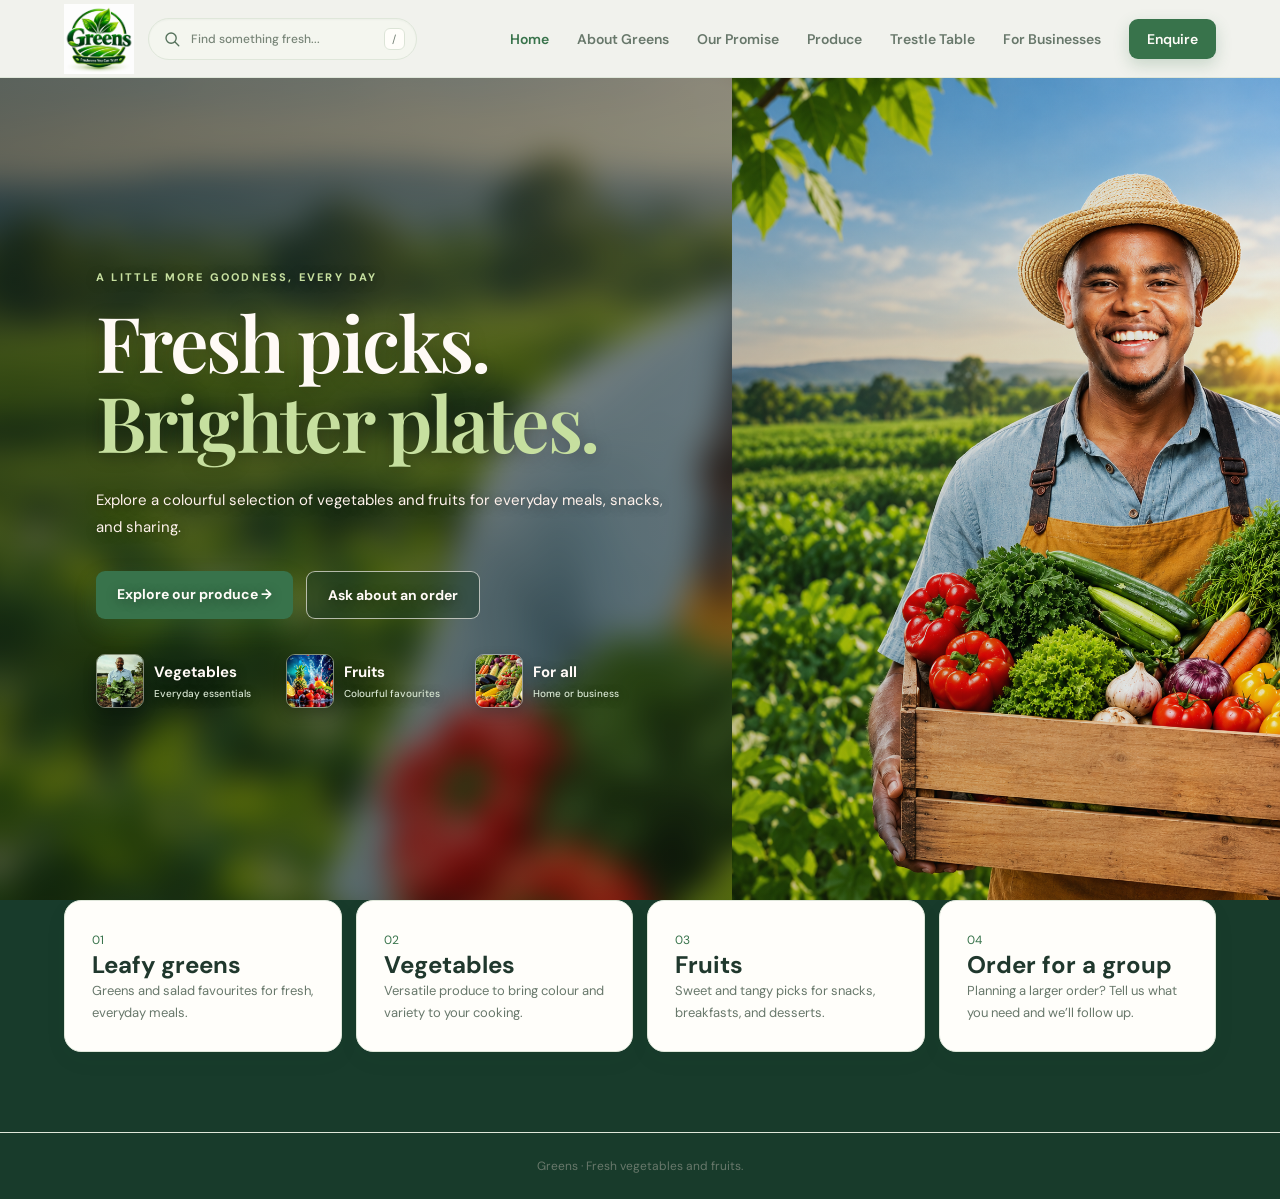
<file: index.html>
<!doctype html>
<html lang="en">
<head>
  <meta charset="UTF-8">
  <meta name="viewport" content="width=device-width, initial-scale=1">
  <meta name="description" content="Discover Greens, your friendly place to explore fresh vegetables and fruits.">
  <title>Greens | Fresh Vegetables & Fruits</title>
  <link rel="stylesheet" href="css/style.css">
</head>
<body class="homepage">
  <header class="nav">
    <div class="brand-tools">
      <a class="logo" href="index.html" aria-label="Greens home"><img src="images/image1.png" alt="Greens"></a>
      <form class="site-search" role="search">
        <label class="visually-hidden" for="siteSearch">Search Greens</label>
        <svg class="search-icon" aria-hidden="true" viewBox="0 0 24 24"><circle cx="10.8" cy="10.8" r="6.8"></circle><path d="m16 16 5 5"></path></svg>
        <input id="siteSearch" type="search" placeholder="Find something fresh..." autocomplete="off" aria-controls="siteSearchResults">
        <kbd aria-hidden="true">/</kbd>
        <div class="search-results" id="siteSearchResults" role="region" aria-label="Search suggestions" aria-live="polite" hidden></div>
      </form>
    </div>
    <button class="menu" type="button" aria-label="Open navigation" aria-expanded="false">☰</button>
    <nav aria-label="Main navigation">
      <a class="active" href="index.html">Home</a>
      <a href="about.html">About Greens</a>
      <a href="skills.html">Our Promise</a>
      <a href="projects.html">Produce</a>
      <a href="trestle-table.html">Trestle Table</a>
      <a href="services.html">For Businesses</a>
      <a class="cta" href="contact.html">Enquire</a>
    </nav>
  </header>
  <main>
    <section class="hero">
      <div class="hero-copy">
        <p class="eyebrow">A LITTLE MORE GOODNESS, EVERY DAY</p>
        <h1>Fresh picks.<br><span>Brighter plates.</span></h1>
        <p class="lead">Explore a colourful selection of vegetables and fruits for everyday meals, snacks, and sharing.</p>
        <div class="actions">
          <a class="btn primary" href="projects.html">Explore our produce →</a>
          <a class="btn secondary" href="contact.html">Ask about an order</a>
        </div>
        <div class="stats">
          <b><img src="images/veg.jpg" alt=""><span>Vegetables<small>Everyday essentials</small></span></b>
          <b><img src="images/fruites.jpg" alt=""><span>Fruits<small>Colourful favourites</small></span></b>
          <b><img src="images/all.jpg" alt=""><span>For all<small>Home or business</small></span></b>
        </div>
      </div>
    </section>
    <section class="cards" aria-label="Shop by category">
      <article><em>01</em><h2>Leafy greens</h2><p>Greens and salad favourites for fresh, everyday meals.</p></article>
      <article><em>02</em><h2>Vegetables</h2><p>Versatile produce to bring colour and variety to your cooking.</p></article>
      <article><em>03</em><h2>Fruits</h2><p>Sweet and tangy picks for snacks, breakfasts, and desserts.</p></article>
      <article><em>04</em><h2>Order for a group</h2><p>Planning a larger order? Tell us what you need and we’ll follow up.</p></article>
    </section>
  </main>
  <footer>Greens · Fresh vegetables and fruits.</footer>
  <script src="js/script.js"></script>
</body>
</html>
</file>
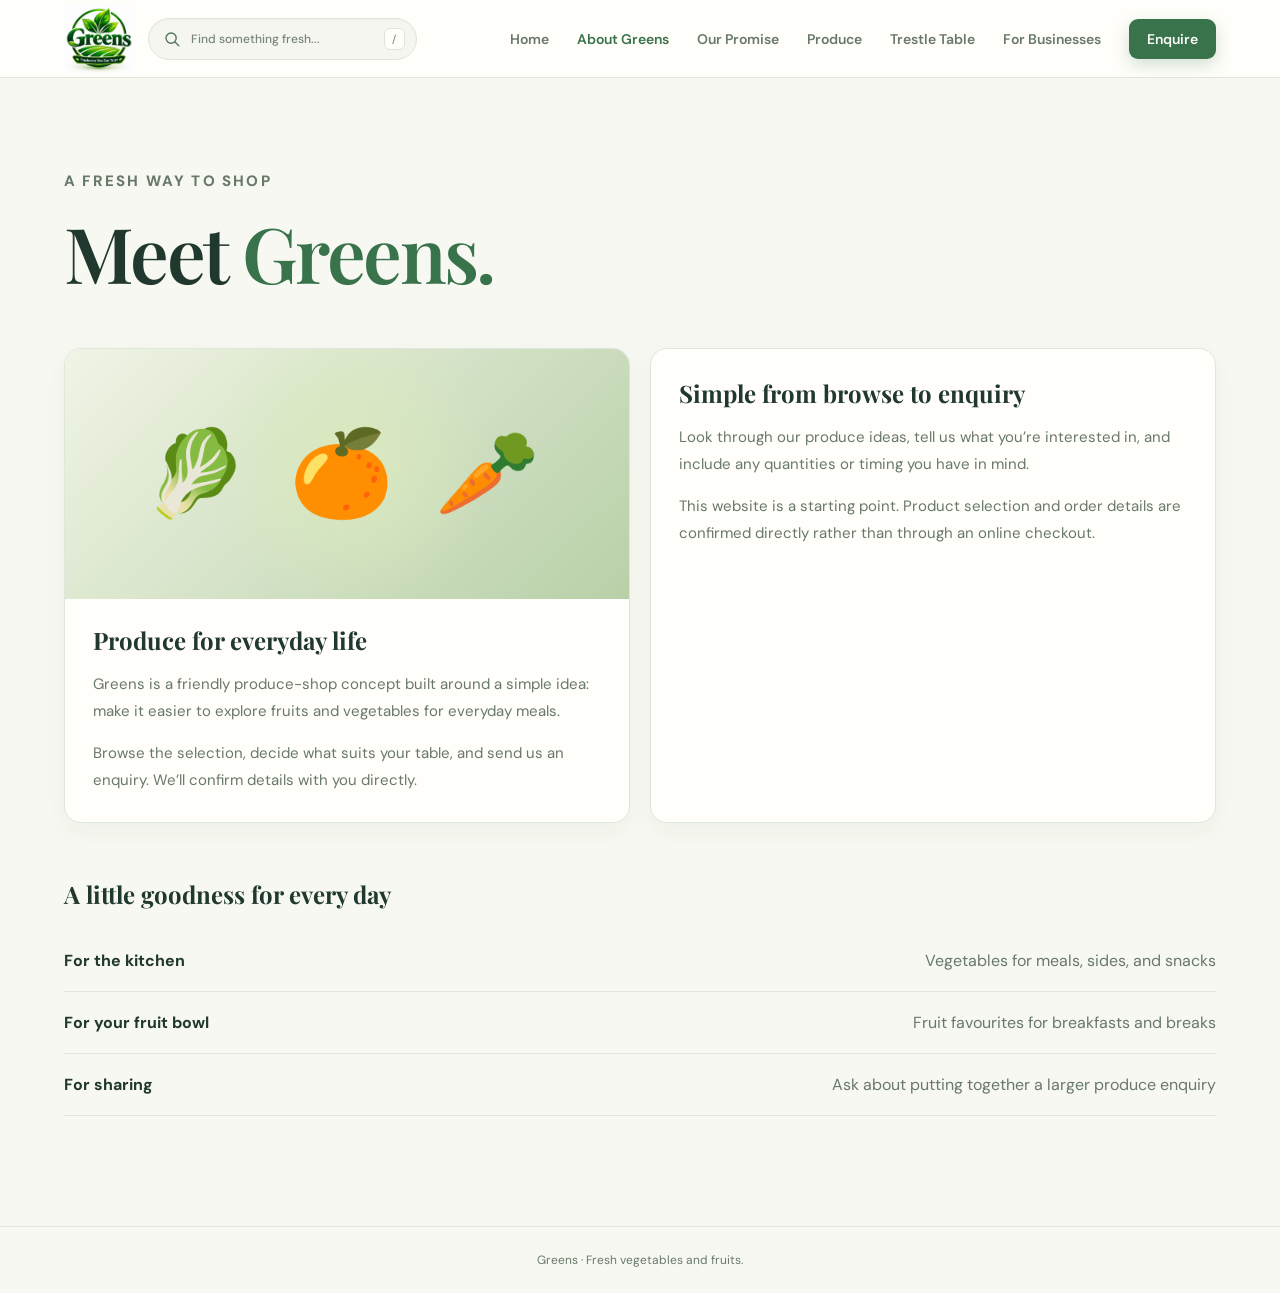
<file: about.html>
<!doctype html>
<html lang="en">
<head>
  <meta charset="UTF-8">
  <meta name="viewport" content="width=device-width, initial-scale=1">
  <title>About Greens | Fresh Vegetables & Fruits</title>
  <link rel="stylesheet" href="css/style.css">
</head>
<body>
  <header class="nav">
    <div class="brand-tools">
      <a class="logo" href="index.html" aria-label="Greens home"><img src="images/image1.png" alt="Greens"></a>
      <form class="site-search" role="search">
        <label class="visually-hidden" for="siteSearch">Search Greens</label>
        <svg class="search-icon" aria-hidden="true" viewBox="0 0 24 24"><circle cx="10.8" cy="10.8" r="6.8"></circle><path d="m16 16 5 5"></path></svg>
        <input id="siteSearch" type="search" placeholder="Find something fresh..." autocomplete="off" aria-controls="siteSearchResults">
        <kbd aria-hidden="true">/</kbd>
        <div class="search-results" id="siteSearchResults" role="region" aria-label="Search suggestions" aria-live="polite" hidden></div>
      </form>
    </div>
    <button class="menu" type="button" aria-label="Open navigation" aria-expanded="false">☰</button>
    <nav aria-label="Main navigation">
      <a href="index.html">Home</a><a class="active" href="about.html">About Greens</a>
      <a href="skills.html">Our Promise</a><a href="projects.html">Produce</a>
      <a href="trestle-table.html">Trestle Table</a>
      <a href="services.html">For Businesses</a><a class="cta" href="contact.html">Enquire</a>
    </nav>
  </header>
  <main class="page">
    <p class="eyebrow">A FRESH WAY TO SHOP</p>
    <h1>Meet <span>Greens.</span></h1>
    <div class="two">
      <article class="story-card produce-story">
        <div class="story-illustration" aria-hidden="true">🥬 🍊 🥕</div>
        <div class="story-copy"><h2>Produce for everyday life</h2><p>Greens is a friendly produce-shop concept built around a simple idea: make it easier to explore fruits and vegetables for everyday meals.</p><p>Browse the selection, decide what suits your table, and send us an enquiry. We’ll confirm details with you directly.</p></div>
      </article>
      <article><h2>Simple from browse to enquiry</h2><p>Look through our produce ideas, tell us what you’re interested in, and include any quantities or timing you have in mind.</p><p>This website is a starting point. Product selection and order details are confirmed directly rather than through an online checkout.</p></article>
    </div>
    <h2 class="sub">A little goodness for every day</h2>
    <div class="rows">
      <div><b>For the kitchen</b><span>Vegetables for meals, sides, and snacks</span></div>
      <div><b>For your fruit bowl</b><span>Fruit favourites for breakfasts and breaks</span></div>
      <div><b>For sharing</b><span>Ask about putting together a larger produce enquiry</span></div>
    </div>
  </main>
  <footer>Greens · Fresh vegetables and fruits.</footer>
  <script src="js/script.js"></script>
</body>
</html>
</file>
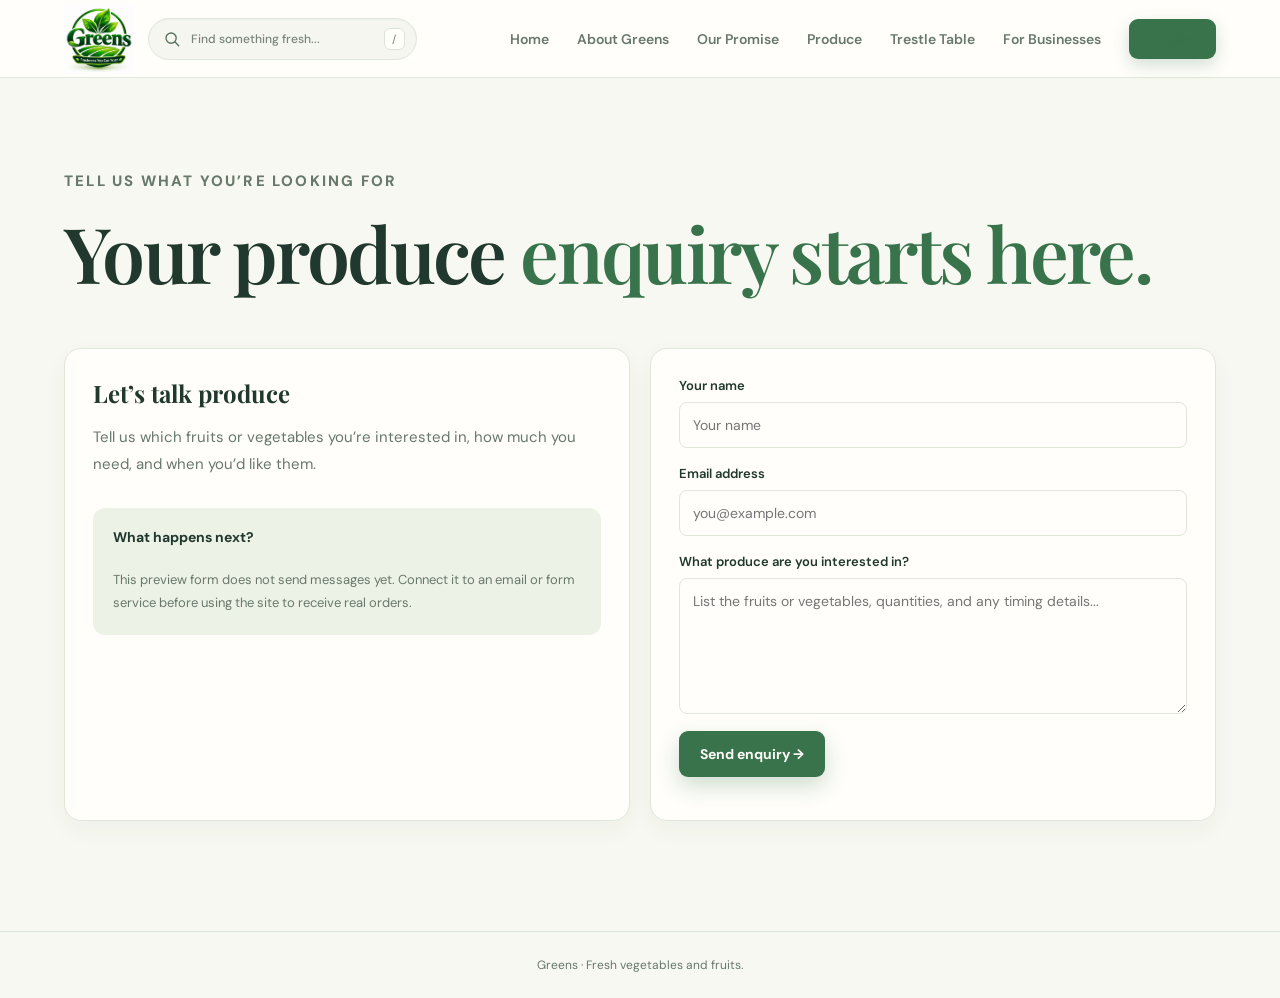
<file: contact.html>
<!doctype html>
<html lang="en">
<head>
  <meta charset="UTF-8">
  <meta name="viewport" content="width=device-width, initial-scale=1">
  <title>Produce Enquiry | Greens</title>
  <link rel="stylesheet" href="css/style.css">
</head>
<body>
  <header class="nav">
    <div class="brand-tools">
      <a class="logo" href="index.html" aria-label="Greens home"><img src="images/image1.png" alt="Greens"></a>
      <form class="site-search" role="search">
        <label class="visually-hidden" for="siteSearch">Search Greens</label>
        <svg class="search-icon" aria-hidden="true" viewBox="0 0 24 24"><circle cx="10.8" cy="10.8" r="6.8"></circle><path d="m16 16 5 5"></path></svg>
        <input id="siteSearch" type="search" placeholder="Find something fresh..." autocomplete="off" aria-controls="siteSearchResults">
        <kbd aria-hidden="true">/</kbd>
        <div class="search-results" id="siteSearchResults" role="region" aria-label="Search suggestions" aria-live="polite" hidden></div>
      </form>
    </div>
    <button class="menu" type="button" aria-label="Open navigation" aria-expanded="false">☰</button>
    <nav aria-label="Main navigation">
      <a href="index.html">Home</a><a href="about.html">About Greens</a>
      <a href="skills.html">Our Promise</a><a href="projects.html">Produce</a>
      <a href="trestle-table.html">Trestle Table</a>
      <a href="services.html">For Businesses</a><a class="active cta" href="contact.html">Enquire</a>
    </nav>
  </header>
  <main class="page">
    <p class="eyebrow">TELL US WHAT YOU’RE LOOKING FOR</p>
    <h1>Your produce <span>enquiry starts here.</span></h1>
    <div class="contactgrid">
      <article>
        <h2>Let’s talk produce</h2>
        <p>Tell us which fruits or vegetables you’re interested in, how much you need, and when you’d like them.</p>
        <div class="contact-note"><strong>What happens next?</strong><p>This preview form does not send messages yet. Connect it to an email or form service before using the site to receive real orders.</p></div>
      </article>
      <form id="contactForm">
        <label>Your name<input required type="text" name="name" autocomplete="name" placeholder="Your name"></label>
        <label>Email address<input required type="email" name="email" autocomplete="email" placeholder="you@example.com"></label>
        <label>What produce are you interested in?<textarea required name="message" rows="6" placeholder="List the fruits or vegetables, quantities, and any timing details..."></textarea></label>
        <button class="btn primary" type="submit">Send enquiry →</button>
        <p id="formMessage" role="status" aria-live="polite"></p>
      </form>
    </div>
  </main>
  <footer>Greens · Fresh vegetables and fruits.</footer>
  <script src="js/script.js"></script>
</body>
</html>
</file>
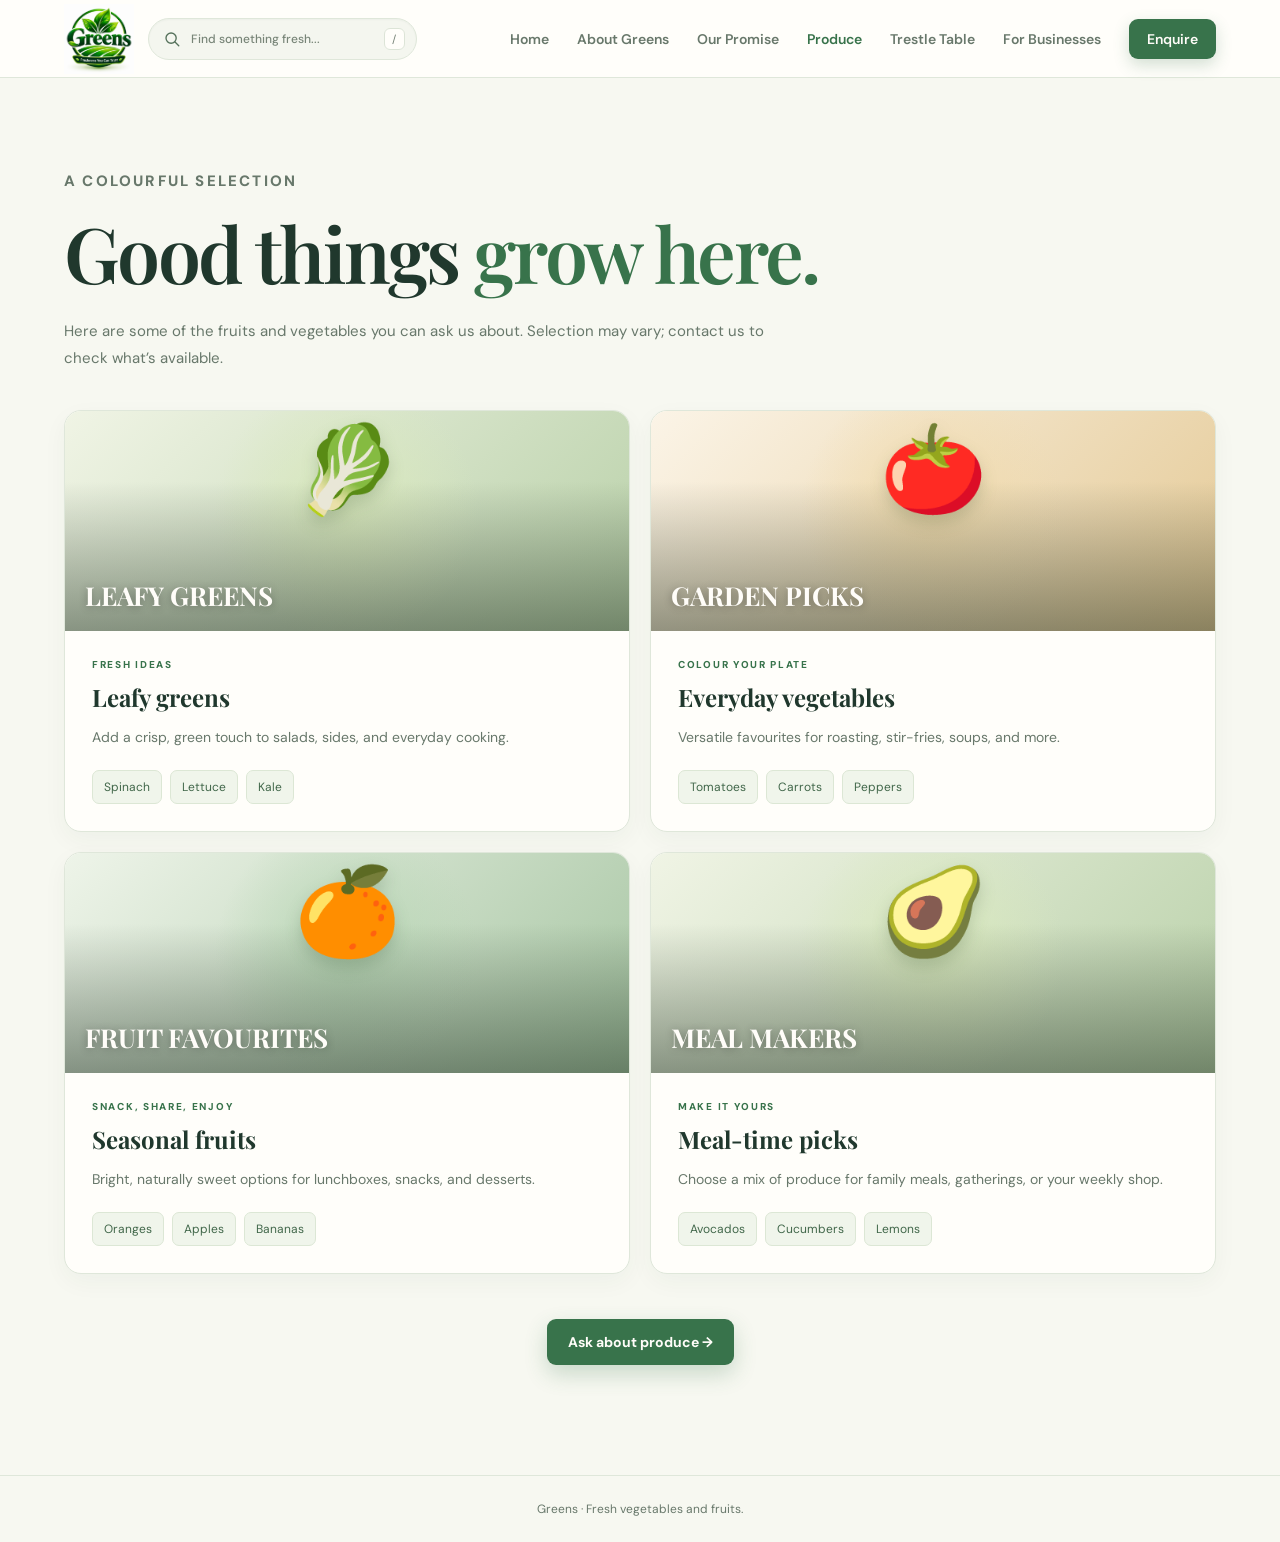
<file: projects.html>
<!doctype html>
<html lang="en">
<head>
  <meta charset="UTF-8">
  <meta name="viewport" content="width=device-width, initial-scale=1">
  <meta name="description" content="Browse the Greens selection of vegetables and fruits.">
  <title>Produce | Greens</title>
  <link rel="stylesheet" href="css/style.css">
</head>
<body>
  <header class="nav">
    <div class="brand-tools">
      <a class="logo" href="index.html" aria-label="Greens home"><img src="images/image1.png" alt="Greens"></a>
      <form class="site-search" role="search">
        <label class="visually-hidden" for="siteSearch">Search Greens</label>
        <svg class="search-icon" aria-hidden="true" viewBox="0 0 24 24"><circle cx="10.8" cy="10.8" r="6.8"></circle><path d="m16 16 5 5"></path></svg>
        <input id="siteSearch" type="search" placeholder="Find something fresh..." autocomplete="off" aria-controls="siteSearchResults">
        <kbd aria-hidden="true">/</kbd>
        <div class="search-results" id="siteSearchResults" role="region" aria-label="Search suggestions" aria-live="polite" hidden></div>
      </form>
    </div>
    <button class="menu" type="button" aria-label="Open navigation" aria-expanded="false">☰</button>
    <nav aria-label="Main navigation">
      <a href="index.html">Home</a><a href="about.html">About Greens</a>
      <a href="skills.html">Our Promise</a><a class="active" href="projects.html">Produce</a>
      <a href="trestle-table.html">Trestle Table</a>
      <a href="services.html">For Businesses</a><a class="cta" href="contact.html">Enquire</a>
    </nav>
  </header>
  <main class="page">
    <p class="eyebrow">A COLOURFUL SELECTION</p>
    <h1>Good things <span>grow here.</span></h1>
    <p class="page-intro">Here are some of the fruits and vegetables you can ask us about. Selection may vary; contact us to check what’s available.</p>
    <div class="projectgrid">
      <article class="project">
        <div class="projectart"><span class="produce-emoji" aria-hidden="true">🥬</span><b>LEAFY GREENS</b></div>
        <div><small>FRESH IDEAS</small><h2>Leafy greens</h2><p>Add a crisp, green touch to salads, sides, and everyday cooking.</p><div class="tags"><span>Spinach</span><span>Lettuce</span><span>Kale</span></div></div>
      </article>
      <article class="project">
        <div class="projectart sweet"><span class="produce-emoji" aria-hidden="true">🍅</span><b>GARDEN PICKS</b></div>
        <div><small>COLOUR YOUR PLATE</small><h2>Everyday vegetables</h2><p>Versatile favourites for roasting, stir-fries, soups, and more.</p><div class="tags"><span>Tomatoes</span><span>Carrots</span><span>Peppers</span></div></div>
      </article>
      <article class="project">
        <div class="projectart savory"><span class="produce-emoji" aria-hidden="true">🍊</span><b>FRUIT FAVOURITES</b></div>
        <div><small>SNACK, SHARE, ENJOY</small><h2>Seasonal fruits</h2><p>Bright, naturally sweet options for lunchboxes, snacks, and desserts.</p><div class="tags"><span>Oranges</span><span>Apples</span><span>Bananas</span></div></div>
      </article>
      <article class="project">
        <div class="projectart"><span class="produce-emoji" aria-hidden="true">🥑</span><b>MEAL MAKERS</b></div>
        <div><small>MAKE IT YOURS</small><h2>Meal-time picks</h2><p>Choose a mix of produce for family meals, gatherings, or your weekly shop.</p><div class="tags"><span>Avocados</span><span>Cucumbers</span><span>Lemons</span></div></div>
      </article>
    </div>
    <div class="center"><a class="btn primary" href="contact.html">Ask about produce →</a></div>
  </main>
  <footer>Greens · Fresh vegetables and fruits.</footer>
  <script src="js/script.js"></script>
</body>
</html>
</file>
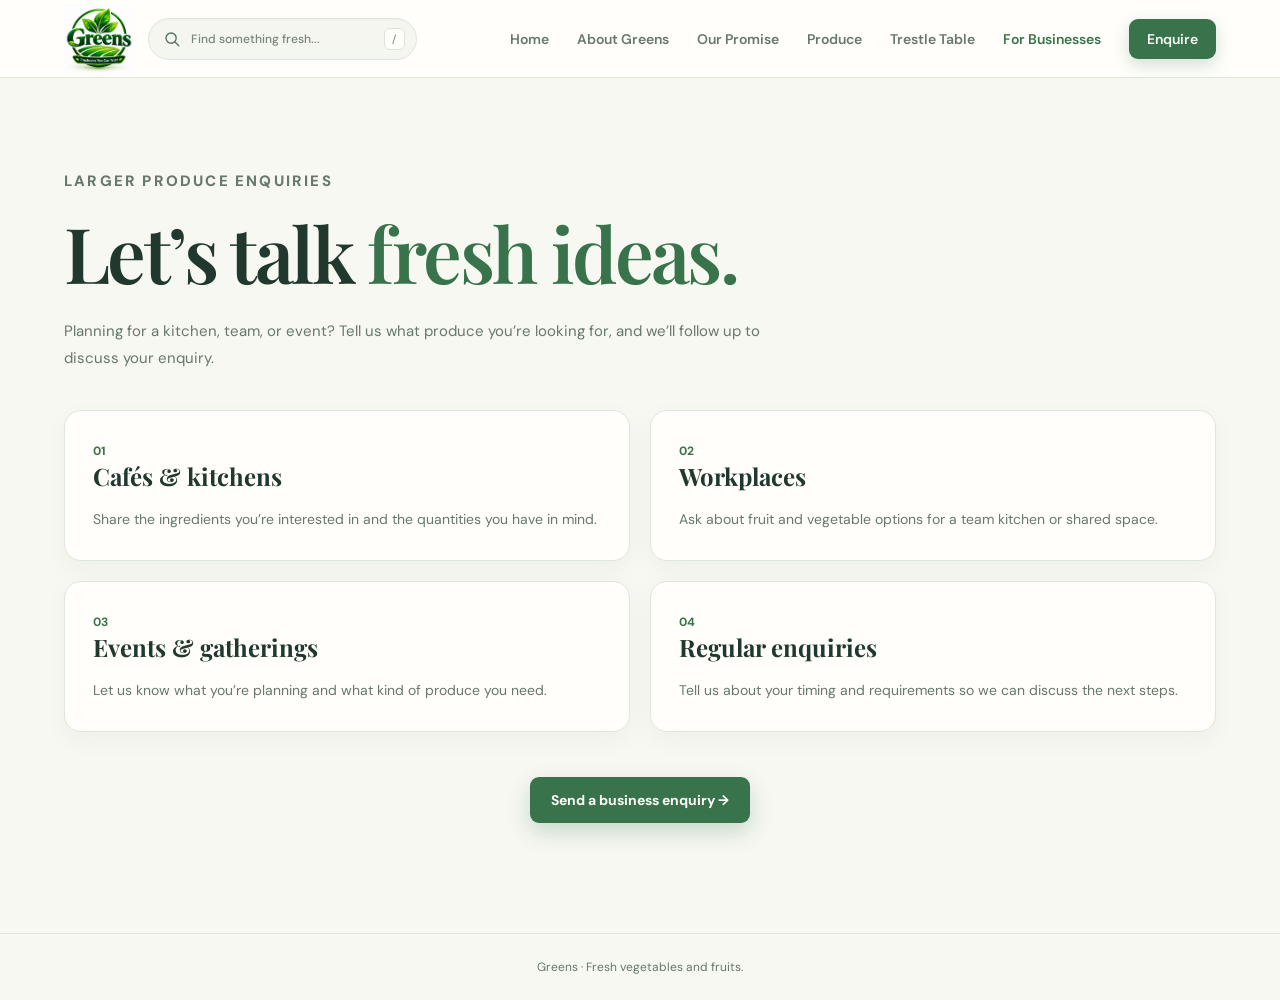
<file: services.html>
<!doctype html>
<html lang="en">
<head>
  <meta charset="UTF-8">
  <meta name="viewport" content="width=device-width, initial-scale=1">
  <title>Business Enquiries | Greens</title>
  <link rel="stylesheet" href="css/style.css">
</head>
<body>
  <header class="nav">
    <div class="brand-tools">
      <a class="logo" href="index.html" aria-label="Greens home"><img src="images/image1.png" alt="Greens"></a>
      <form class="site-search" role="search">
        <label class="visually-hidden" for="siteSearch">Search Greens</label>
        <svg class="search-icon" aria-hidden="true" viewBox="0 0 24 24"><circle cx="10.8" cy="10.8" r="6.8"></circle><path d="m16 16 5 5"></path></svg>
        <input id="siteSearch" type="search" placeholder="Find something fresh..." autocomplete="off" aria-controls="siteSearchResults">
        <kbd aria-hidden="true">/</kbd>
        <div class="search-results" id="siteSearchResults" role="region" aria-label="Search suggestions" aria-live="polite" hidden></div>
      </form>
    </div>
    <button class="menu" type="button" aria-label="Open navigation" aria-expanded="false">☰</button>
    <nav aria-label="Main navigation">
      <a href="index.html">Home</a><a href="about.html">About Greens</a>
      <a href="skills.html">Our Promise</a><a href="projects.html">Produce</a>
      <a href="trestle-table.html">Trestle Table</a>
      <a class="active" href="services.html">For Businesses</a><a class="cta" href="contact.html">Enquire</a>
    </nav>
  </header>
  <main class="page">
    <p class="eyebrow">LARGER PRODUCE ENQUIRIES</p>
    <h1>Let’s talk <span>fresh ideas.</span></h1>
    <p class="page-intro">Planning for a kitchen, team, or event? Tell us what produce you’re looking for, and we’ll follow up to discuss your enquiry.</p>
    <div class="servicegrid">
      <article><b>01</b><h2>Cafés & kitchens</h2><p>Share the ingredients you’re interested in and the quantities you have in mind.</p></article>
      <article><b>02</b><h2>Workplaces</h2><p>Ask about fruit and vegetable options for a team kitchen or shared space.</p></article>
      <article><b>03</b><h2>Events & gatherings</h2><p>Let us know what you’re planning and what kind of produce you need.</p></article>
      <article><b>04</b><h2>Regular enquiries</h2><p>Tell us about your timing and requirements so we can discuss the next steps.</p></article>
    </div>
    <div class="center"><a class="btn primary" href="contact.html">Send a business enquiry →</a></div>
  </main>
  <footer>Greens · Fresh vegetables and fruits.</footer>
  <script src="js/script.js"></script>
</body>
</html>
</file>
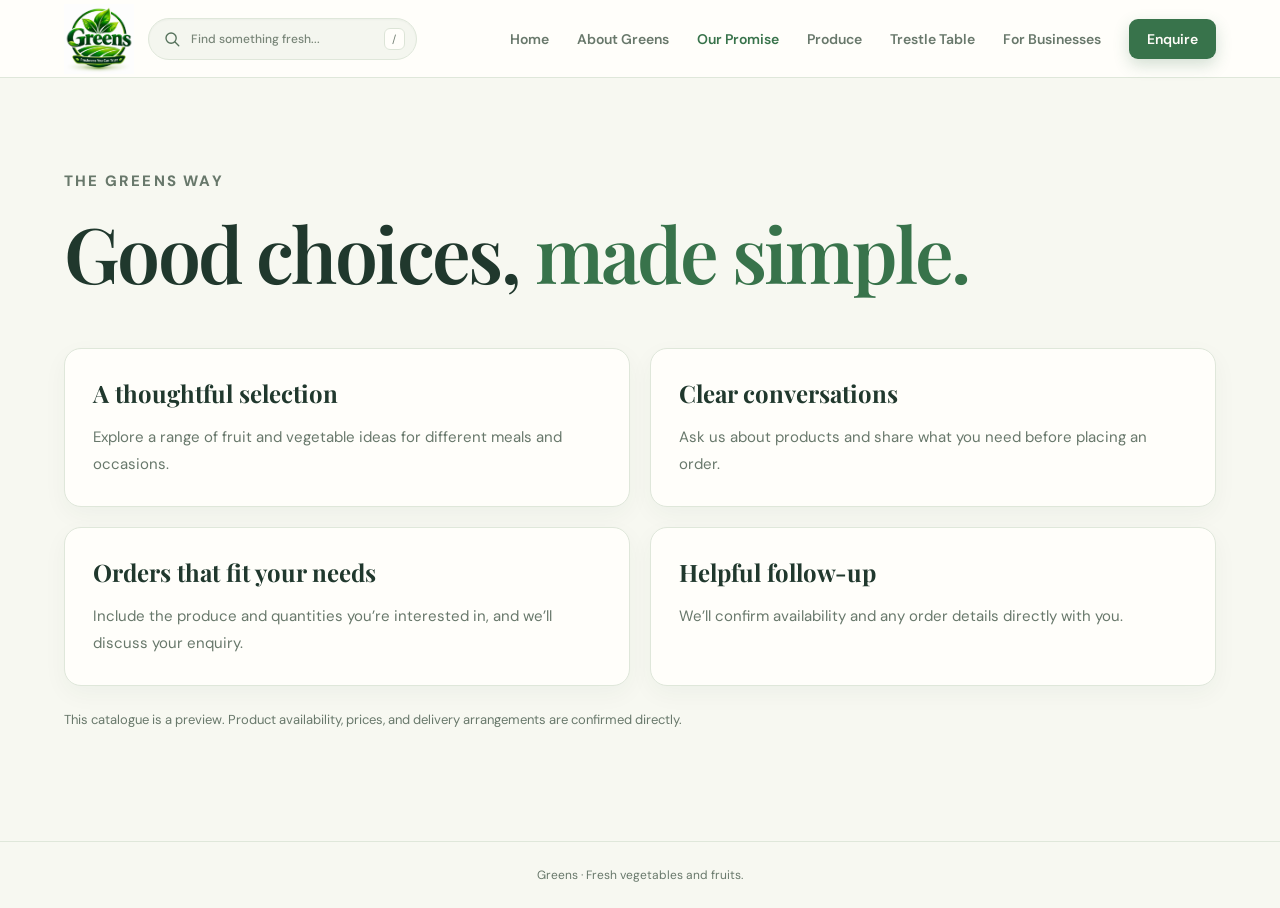
<file: skills.html>
<!doctype html>
<html lang="en">
<head>
  <meta charset="UTF-8">
  <meta name="viewport" content="width=device-width, initial-scale=1">
  <title>Our Promise | Greens</title>
  <link rel="stylesheet" href="css/style.css">
</head>
<body>
  <header class="nav">
    <div class="brand-tools">
      <a class="logo" href="index.html" aria-label="Greens home"><img src="images/image1.png" alt="Greens"></a>
      <form class="site-search" role="search">
        <label class="visually-hidden" for="siteSearch">Search Greens</label>
        <svg class="search-icon" aria-hidden="true" viewBox="0 0 24 24"><circle cx="10.8" cy="10.8" r="6.8"></circle><path d="m16 16 5 5"></path></svg>
        <input id="siteSearch" type="search" placeholder="Find something fresh..." autocomplete="off" aria-controls="siteSearchResults">
        <kbd aria-hidden="true">/</kbd>
        <div class="search-results" id="siteSearchResults" role="region" aria-label="Search suggestions" aria-live="polite" hidden></div>
      </form>
    </div>
    <button class="menu" type="button" aria-label="Open navigation" aria-expanded="false">☰</button>
    <nav aria-label="Main navigation">
      <a href="index.html">Home</a><a href="about.html">About Greens</a>
      <a class="active" href="skills.html">Our Promise</a><a href="projects.html">Produce</a>
      <a href="trestle-table.html">Trestle Table</a>
      <a href="services.html">For Businesses</a><a class="cta" href="contact.html">Enquire</a>
    </nav>
  </header>
  <main class="page">
    <p class="eyebrow">THE GREENS WAY</p>
    <h1>Good choices, <span>made simple.</span></h1>
    <div class="skillgrid">
      <article><h2>A thoughtful selection</h2><p>Explore a range of fruit and vegetable ideas for different meals and occasions.</p></article>
      <article><h2>Clear conversations</h2><p>Ask us about products and share what you need before placing an order.</p></article>
      <article><h2>Orders that fit your needs</h2><p>Include the produce and quantities you’re interested in, and we’ll discuss your enquiry.</p></article>
      <article><h2>Helpful follow-up</h2><p>We’ll confirm availability and any order details directly with you.</p></article>
    </div>
    <p class="note">This catalogue is a preview. Product availability, prices, and delivery arrangements are confirmed directly.</p>
  </main>
  <footer>Greens · Fresh vegetables and fruits.</footer>
  <script src="js/script.js"></script>
</body>
</html>
</file>
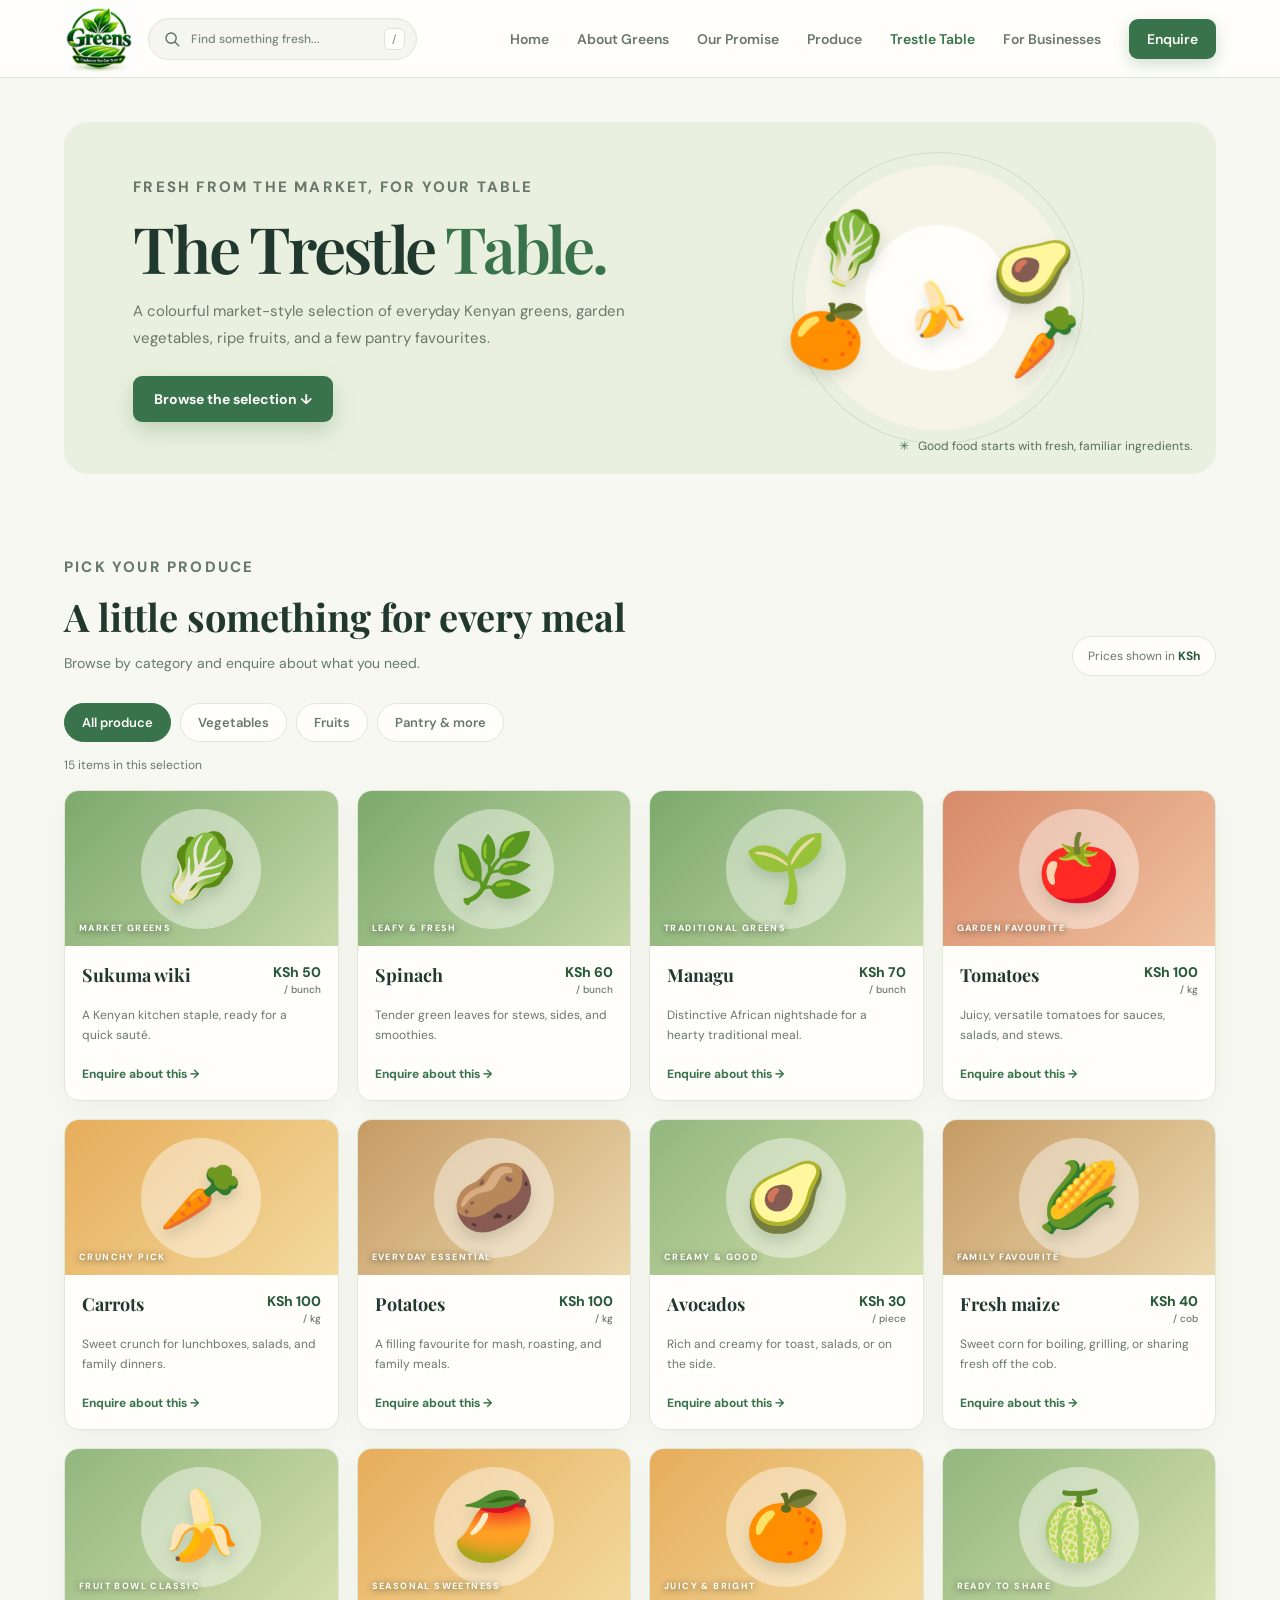
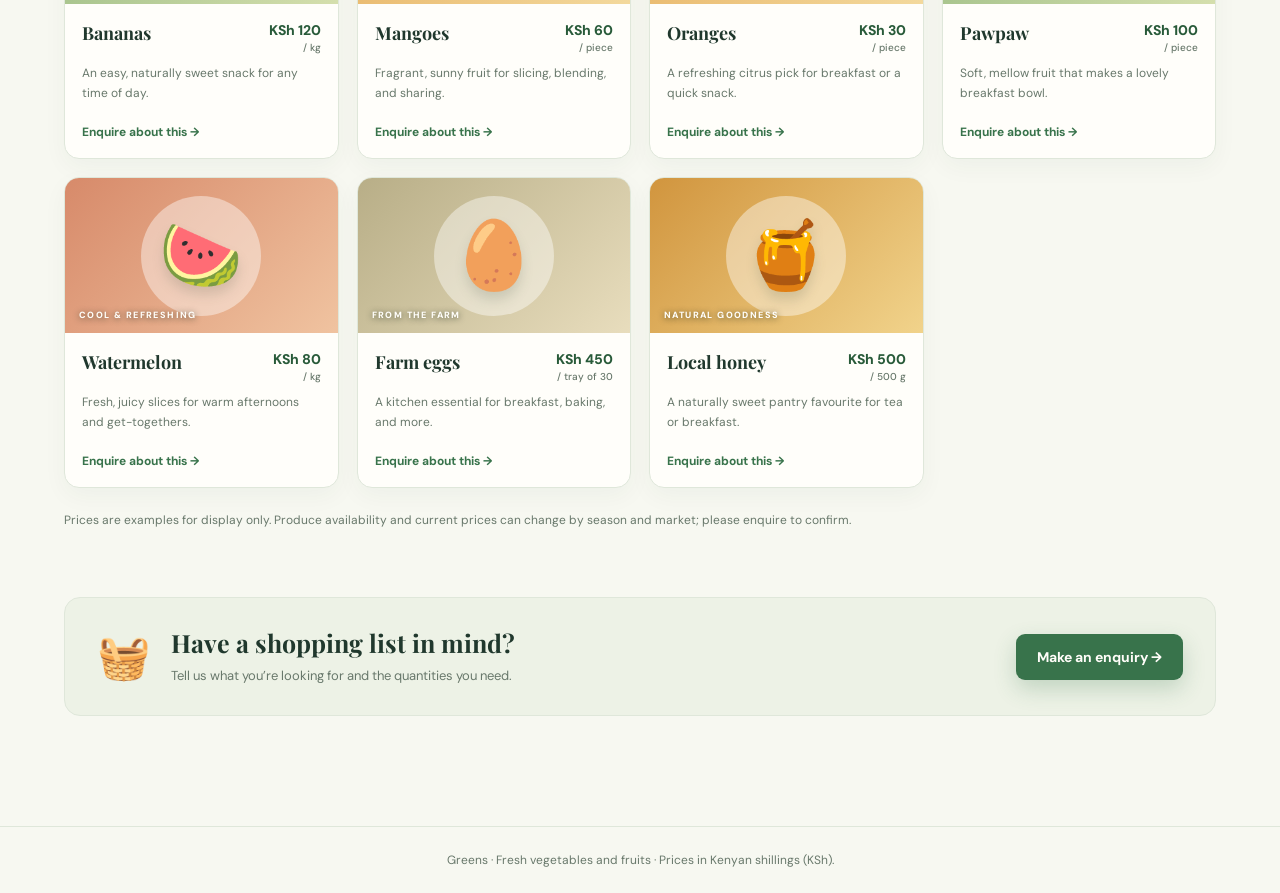
<file: trestle-table.html>
<!doctype html>
<html lang="en">
<head>
  <meta charset="UTF-8">
  <meta name="viewport" content="width=device-width, initial-scale=1">
  <meta name="description" content="Browse the Trestle Table selection of Kenyan vegetables, fruits, and pantry favourites, with example prices in Kenyan shillings.">
  <title>Trestle Table | Fresh Kenyan Produce</title>
  <link rel="stylesheet" href="css/style.css">
</head>
<body>
  <header class="nav">
    <div class="brand-tools">
      <a class="logo" href="index.html" aria-label="Greens home"><img src="images/image1.png" alt="Greens"></a>
      <form class="site-search" role="search">
        <label class="visually-hidden" for="siteSearch">Search Greens</label>
        <svg class="search-icon" aria-hidden="true" viewBox="0 0 24 24"><circle cx="10.8" cy="10.8" r="6.8"></circle><path d="m16 16 5 5"></path></svg>
        <input id="siteSearch" type="search" placeholder="Find something fresh..." autocomplete="off" aria-controls="siteSearchResults">
        <kbd aria-hidden="true">/</kbd>
        <div class="search-results" id="siteSearchResults" role="region" aria-label="Search suggestions" aria-live="polite" hidden></div>
      </form>
    </div>
    <button class="menu" type="button" aria-label="Open navigation" aria-expanded="false">☰</button>
    <nav aria-label="Main navigation">
      <a href="index.html">Home</a><a href="about.html">About Greens</a>
      <a href="skills.html">Our Promise</a><a href="projects.html">Produce</a>
      <a class="active" href="trestle-table.html">Trestle Table</a>
      <a href="services.html">For Businesses</a><a class="cta" href="contact.html">Enquire</a>
    </nav>
  </header>
  <main class="page trestle-page">
    <section class="trestle-hero" aria-labelledby="trestleTitle">
      <div>
        <p class="eyebrow">FRESH FROM THE MARKET, FOR YOUR TABLE</p>
        <h1 id="trestleTitle">The Trestle <span>Table.</span></h1>
        <p class="trestle-lead">A colourful market-style selection of everyday Kenyan greens, garden vegetables, ripe fruits, and a few pantry favourites.</p>
        <a class="btn primary" href="#market">Browse the selection ↓</a>
      </div>
      <div class="trestle-hero-art" aria-hidden="true"><span>🥬</span><span>🥑</span><span>🍊</span><span>🥕</span><span>🍌</span></div>
      <div class="market-note"><span aria-hidden="true">✳</span> Good food starts with fresh, familiar ingredients.</div>
    </section>

    <section class="market-section" id="market" aria-labelledby="marketTitle">
      <div class="market-heading">
        <div>
          <p class="eyebrow">PICK YOUR PRODUCE</p>
          <h2 id="marketTitle">A little something for every meal</h2>
          <p>Browse by category and enquire about what you need.</p>
        </div>
        <span class="currency-note">Prices shown in <strong>KSh</strong></span>
      </div>
      <div class="market-filters" role="group" aria-label="Filter products by category">
        <button class="market-filter active" type="button" data-filter="all" aria-pressed="true">All produce</button>
        <button class="market-filter" type="button" data-filter="vegetables" aria-pressed="false">Vegetables</button>
        <button class="market-filter" type="button" data-filter="fruits" aria-pressed="false">Fruits</button>
        <button class="market-filter" type="button" data-filter="other" aria-pressed="false">Pantry &amp; more</button>
      </div>
      <p class="market-count" id="marketCount" aria-live="polite"></p>
      <div class="market-grid">
        <article class="market-card" data-category="vegetables">
          <div class="market-art greens-art"><span aria-hidden="true">🥬</span><small>MARKET GREENS</small></div>
          <div class="market-card-body"><div class="market-card-title"><h3>Sukuma wiki</h3><span class="market-price">KSh 50 <small>/ bunch</small></span></div><p>A Kenyan kitchen staple, ready for a quick sauté.</p><a href="contact.html?product=Sukuma%20wiki">Enquire about this →</a></div>
        </article>
        <article class="market-card" data-category="vegetables">
          <div class="market-art spinach-art"><span aria-hidden="true">🌿</span><small>LEAFY &amp; FRESH</small></div>
          <div class="market-card-body"><div class="market-card-title"><h3>Spinach</h3><span class="market-price">KSh 60 <small>/ bunch</small></span></div><p>Tender green leaves for stews, sides, and smoothies.</p><a href="contact.html?product=Spinach">Enquire about this →</a></div>
        </article>
        <article class="market-card" data-category="vegetables">
          <div class="market-art herbs-art"><span aria-hidden="true">🌱</span><small>TRADITIONAL GREENS</small></div>
          <div class="market-card-body"><div class="market-card-title"><h3>Managu</h3><span class="market-price">KSh 70 <small>/ bunch</small></span></div><p>Distinctive African nightshade for a hearty traditional meal.</p><a href="contact.html?product=Managu">Enquire about this →</a></div>
        </article>
        <article class="market-card" data-category="vegetables">
          <div class="market-art tomato-art"><span aria-hidden="true">🍅</span><small>GARDEN FAVOURITE</small></div>
          <div class="market-card-body"><div class="market-card-title"><h3>Tomatoes</h3><span class="market-price">KSh 100 <small>/ kg</small></span></div><p>Juicy, versatile tomatoes for sauces, salads, and stews.</p><a href="contact.html?product=Tomatoes">Enquire about this →</a></div>
        </article>
        <article class="market-card" data-category="vegetables">
          <div class="market-art carrots-art"><span aria-hidden="true">🥕</span><small>CRUNCHY PICK</small></div>
          <div class="market-card-body"><div class="market-card-title"><h3>Carrots</h3><span class="market-price">KSh 100 <small>/ kg</small></span></div><p>Sweet crunch for lunchboxes, salads, and family dinners.</p><a href="contact.html?product=Carrots">Enquire about this →</a></div>
        </article>
        <article class="market-card" data-category="vegetables">
          <div class="market-art roots-art"><span aria-hidden="true">🥔</span><small>EVERYDAY ESSENTIAL</small></div>
          <div class="market-card-body"><div class="market-card-title"><h3>Potatoes</h3><span class="market-price">KSh 100 <small>/ kg</small></span></div><p>A filling favourite for mash, roasting, and family meals.</p><a href="contact.html?product=Potatoes">Enquire about this →</a></div>
        </article>
        <article class="market-card" data-category="vegetables">
          <div class="market-art avocado-art"><span aria-hidden="true">🥑</span><small>CREAMY &amp; GOOD</small></div>
          <div class="market-card-body"><div class="market-card-title"><h3>Avocados</h3><span class="market-price">KSh 30 <small>/ piece</small></span></div><p>Rich and creamy for toast, salads, or on the side.</p><a href="contact.html?product=Avocados">Enquire about this →</a></div>
        </article>
        <article class="market-card" data-category="vegetables">
          <div class="market-art maize-art"><span aria-hidden="true">🌽</span><small>FAMILY FAVOURITE</small></div>
          <div class="market-card-body"><div class="market-card-title"><h3>Fresh maize</h3><span class="market-price">KSh 40 <small>/ cob</small></span></div><p>Sweet corn for boiling, grilling, or sharing fresh off the cob.</p><a href="contact.html?product=Fresh%20maize">Enquire about this →</a></div>
        </article>
        <article class="market-card" data-category="fruits">
          <div class="market-art banana-art"><span aria-hidden="true">🍌</span><small>FRUIT BOWL CLASSIC</small></div>
          <div class="market-card-body"><div class="market-card-title"><h3>Bananas</h3><span class="market-price">KSh 120 <small>/ kg</small></span></div><p>An easy, naturally sweet snack for any time of day.</p><a href="contact.html?product=Bananas">Enquire about this →</a></div>
        </article>
        <article class="market-card" data-category="fruits">
          <div class="market-art mango-art"><span aria-hidden="true">🥭</span><small>SEASONAL SWEETNESS</small></div>
          <div class="market-card-body"><div class="market-card-title"><h3>Mangoes</h3><span class="market-price">KSh 60 <small>/ piece</small></span></div><p>Fragrant, sunny fruit for slicing, blending, and sharing.</p><a href="contact.html?product=Mangoes">Enquire about this →</a></div>
        </article>
        <article class="market-card" data-category="fruits">
          <div class="market-art citrus-art"><span aria-hidden="true">🍊</span><small>JUICY &amp; BRIGHT</small></div>
          <div class="market-card-body"><div class="market-card-title"><h3>Oranges</h3><span class="market-price">KSh 30 <small>/ piece</small></span></div><p>A refreshing citrus pick for breakfast or a quick snack.</p><a href="contact.html?product=Oranges">Enquire about this →</a></div>
        </article>
        <article class="market-card" data-category="fruits">
          <div class="market-art papaya-art"><span aria-hidden="true">🍈</span><small>READY TO SHARE</small></div>
          <div class="market-card-body"><div class="market-card-title"><h3>Pawpaw</h3><span class="market-price">KSh 100 <small>/ piece</small></span></div><p>Soft, mellow fruit that makes a lovely breakfast bowl.</p><a href="contact.html?product=Pawpaw">Enquire about this →</a></div>
        </article>
        <article class="market-card" data-category="fruits">
          <div class="market-art watermelon-art"><span aria-hidden="true">🍉</span><small>COOL &amp; REFRESHING</small></div>
          <div class="market-card-body"><div class="market-card-title"><h3>Watermelon</h3><span class="market-price">KSh 80 <small>/ kg</small></span></div><p>Fresh, juicy slices for warm afternoons and get-togethers.</p><a href="contact.html?product=Watermelon">Enquire about this →</a></div>
        </article>
        <article class="market-card" data-category="other">
          <div class="market-art eggs-art"><span aria-hidden="true">🥚</span><small>FROM THE FARM</small></div>
          <div class="market-card-body"><div class="market-card-title"><h3>Farm eggs</h3><span class="market-price">KSh 450 <small>/ tray of 30</small></span></div><p>A kitchen essential for breakfast, baking, and more.</p><a href="contact.html?product=Farm%20eggs">Enquire about this →</a></div>
        </article>
        <article class="market-card" data-category="other">
          <div class="market-art honey-art"><span aria-hidden="true">🍯</span><small>NATURAL GOODNESS</small></div>
          <div class="market-card-body"><div class="market-card-title"><h3>Local honey</h3><span class="market-price">KSh 500 <small>/ 500 g</small></span></div><p>A naturally sweet pantry favourite for tea or breakfast.</p><a href="contact.html?product=Local%20honey">Enquire about this →</a></div>
        </article>
      </div>
      <p class="market-disclaimer">Prices are examples for display only. Produce availability and current prices can change by season and market; please enquire to confirm.</p>
    </section>
    <section class="market-cta">
      <span aria-hidden="true">🧺</span>
      <div><h2>Have a shopping list in mind?</h2><p>Tell us what you’re looking for and the quantities you need.</p></div>
      <a class="btn primary" href="contact.html">Make an enquiry →</a>
    </section>
  </main>
  <footer>Greens · Fresh vegetables and fruits · Prices in Kenyan shillings (KSh).</footer>
  <script src="js/script.js"></script>
</body>
</html>
</file>
<file: css/style.css>
@import url('https://fonts.googleapis.com/css2?family=DM+Sans:wght@400;500;600;700;800&family=Playfair+Display:wght@500;600;700&display=swap');

:root {
  color-scheme: light;
  --bg: #f7f8f1;
  --surface: #fffefa;
  --surface-warm: #edf2e6;
  --text: #20382d;
  --muted: #68786b;
  --accent: #38734b;
  --accent-dark: #285a39;
  --honey: #dcae60;
  --border: #dfe7da;
  --shadow: 0 18px 50px rgba(34, 66, 43, .1);
}

* { box-sizing: border-box; margin: 0; padding: 0; }
html { scroll-behavior: smooth; }
body {
  min-height: 100vh;
  overflow-x: hidden;
  background: var(--bg);
  color: var(--text);
  font-family: 'DM Sans', system-ui, sans-serif;
}
.homepage {
  background: #183b2b;
}

.nav {
  position: sticky;
  top: 0;
  z-index: 20;
  display: flex;
  height: 78px;
  align-items: center;
  justify-content: space-between;
  padding: 0 5%;
  border-bottom: 1px solid var(--border);
  background: rgba(255, 254, 250, .94);
  backdrop-filter: blur(16px);
}
.logo {
  display: flex;
  height: 70px;
  align-items: center;
  text-decoration: none;
}
.logo img { display: block; width: 70px; height: 70px; object-fit: contain; }
.brand-tools { display: flex; min-width: 0; align-items: center; gap: 14px; }
.site-search {
  position: relative;
  display: flex;
  width: clamp(190px, 21vw, 285px);
  height: 42px;
  align-items: center;
  gap: 10px;
  padding: 0 11px 0 14px;
  border: 1px solid #dfe7da;
  border-radius: 999px;
  background: #f4f6ef;
  box-shadow: inset 0 1px 2px rgba(32, 56, 45, .035);
  transition: border-color .2s ease, box-shadow .2s ease, background .2s ease;
}
.site-search:focus-within {
  border-color: #8cac82;
  background: #fffefa;
  box-shadow: 0 0 0 4px rgba(56, 115, 75, .1), 0 8px 20px rgba(34, 66, 43, .08);
}
.search-icon { width: 18px; height: 18px; flex: 0 0 auto; fill: none; stroke: #55715b; stroke-linecap: round; stroke-width: 1.8; }
.site-search input {
  min-width: 0;
  height: 100%;
  flex: 1;
  margin: 0;
  padding: 0;
  border: 0;
  outline: 0;
  background: transparent;
  color: var(--text);
  font: 500 12px 'DM Sans', system-ui, sans-serif;
}
.site-search input:focus { border: 0; box-shadow: none; }
.site-search input::placeholder { color: #788578; }
.site-search kbd {
  display: grid;
  width: 21px;
  height: 22px;
  flex: 0 0 auto;
  place-items: center;
  border: 1px solid #dce4d7;
  border-radius: 6px;
  background: #fffefa;
  color: #748175;
  font: 11px 'DM Sans', system-ui, sans-serif;
}
.search-results {
  position: absolute;
  top: calc(100% + 10px);
  right: 0;
  left: 0;
  z-index: 30;
  display: grid;
  gap: 4px;
  padding: 7px;
  border: 1px solid var(--border);
  border-radius: 15px;
  background: var(--surface);
  box-shadow: 0 16px 38px rgba(22, 47, 29, .17);
}
.search-results[hidden] { display: none; }
.search-results a { display: grid; gap: 3px; padding: 10px 11px; border-radius: 9px; color: var(--text); text-decoration: none; }
.search-results a:hover, .search-results a:focus-visible { outline: 0; background: var(--surface-warm); }
.search-results strong { font-size: 12px; }
.search-results span, .search-empty { color: var(--muted); font-size: 11px; line-height: 1.5; }
.search-empty { padding: 10px 11px; }
.visually-hidden { position: absolute; width: 1px; height: 1px; overflow: hidden; clip: rect(0, 0, 0, 0); white-space: nowrap; clip-path: inset(50%); }
nav { display: flex; align-items: center; gap: 28px; }
nav a {
  color: var(--muted);
  font-size: 14px;
  font-weight: 600;
  text-decoration: none;
  transition: color .2s ease;
}
nav a:hover, nav a.active { color: var(--accent); }
nav .cta {
  padding: 11px 18px;
  border-radius: 9px;
  background: var(--accent);
  color: #fffdf9;
  box-shadow: 0 6px 16px rgba(56, 115, 75, .22);
}
nav .cta:hover { background: var(--accent-dark); color: #fff; }
.menu {
  display: none;
  border: 0;
  background: none;
  color: var(--text);
  font-size: 25px;
  cursor: pointer;
}
@media (min-width: 901px) and (max-width: 1180px) {
  nav { gap: 14px; }
  nav a { font-size: 12px; }
  nav .cta { padding: 10px 12px; }
  .brand-tools { gap: 8px; }
  .site-search { width: 205px; }
}

.hero {
  position: relative;
  isolation: isolate;
  display: flex;
  width: 100%;
  min-height: calc(100svh - 78px);
  align-items: center;
  justify-content: space-between;
  gap: 35px;
  padding: 72px max(5%, calc((100% - 1320px) / 2));
  overflow: hidden;
  background: #183b2b;
}
.hero::before {
  position: absolute;
  z-index: 0;
  inset: -18px;
  background: url("../images/image2.png") center / cover no-repeat;
  content: "";
  filter: blur(16px) brightness(.72);
  transform: scale(1.04);
}
.hero::after {
  position: absolute;
  z-index: 1;
  inset: 0;
  background:
    linear-gradient(90deg, rgba(12, 30, 20, .45), rgba(12, 30, 20, .08)),
    url("../images/image2.png") right center / auto 100% no-repeat;
  content: "";
  pointer-events: none;
}
.hero-copy {
  position: relative;
  z-index: 2;
  width: min(100%, 650px);
  padding: 32px;
  text-shadow: 0 2px 12px rgba(0, 0, 0, .38);
}
.eyebrow {
  margin-bottom: 18px;
  color: var(--accent);
  font-size: 11px;
  font-weight: 800;
  letter-spacing: 2.2px;
}
.hero h1, .page h1 {
  margin-bottom: 25px;
  font-family: 'Playfair Display', Georgia, serif;
  font-size: clamp(48px, 6vw, 78px);
  font-weight: 600;
  line-height: 1.04;
  letter-spacing: -2.6px;
}
.hero h1 { color: #fffaf6; text-shadow: 0 2px 18px rgba(23, 13, 14, .28); }
.hero h1 span { color: #c6df9f; }
.page h1 span { color: var(--accent); }
.hero .eyebrow { color: #c6df9f; }
.lead, .page p {
  color: var(--muted);
  font-size: 15px;
  line-height: 1.8;
}
.hero .lead { color: #fff2ec; }
.actions { display: flex; flex-wrap: wrap; gap: 13px; margin: 30px 0; }
.btn {
  display: inline-block;
  padding: 14px 21px;
  border: 0;
  border-radius: 9px;
  color: var(--text);
  font: 700 14px 'DM Sans', system-ui, sans-serif;
  text-decoration: none;
  cursor: pointer;
  transition: transform .2s ease, background .2s ease, box-shadow .2s ease;
}
.btn:hover { transform: translateY(-2px); }
.primary {
  background: var(--accent);
  color: #fffdf9;
  box-shadow: 0 9px 22px rgba(56, 115, 75, .24);
}
.primary:hover { background: var(--accent-dark); }
.hero .secondary { border: 1px solid rgba(255, 250, 246, .65); background: rgba(25, 58, 39, .48); color: #fffaf6; }
.hero .secondary:hover { background: rgba(25, 58, 39, .78); }
.stats { display: flex; gap: 35px; margin-top: 35px; }
.hero .stats b {
  display: flex;
  align-items: center;
  gap: 10px;
  color: #fffaf6;
  font-size: 15px;
}
.stats img {
  display: block;
  width: 48px;
  height: 54px;
  flex: 0 0 auto;
  border: 1px solid rgba(255, 250, 246, .45);
  border-radius: 9px;
  object-fit: cover;
  box-shadow: 0 5px 14px rgba(0, 0, 0, .2);
}
.stats small {
  display: block;
  margin-top: 5px;
  color: var(--muted);
  font-size: 10px;
  font-weight: 500;
}
.hero .stats small { color: #d8e6d2; }

.cards {
  display: grid;
  max-width: 1350px;
  grid-template-columns: repeat(4, 1fr);
  gap: 14px;
  margin: 0 auto 80px;
  padding: 0 5%;
}
.cards article, .two article, .skillgrid article, .servicegrid article,
.contactgrid > article, .contactgrid form, .project {
  border: 1px solid var(--border);
  border-radius: 17px;
  background: var(--surface);
  box-shadow: 0 8px 24px rgba(34, 66, 43, .045);
  transition: transform .22s ease, box-shadow .22s ease, border-color .22s ease;
}
.cards article:hover, .two article:hover, .skillgrid article:hover,
.servicegrid article:hover, .project:hover {
  transform: translateY(-4px);
  border-color: #c4d6bf;
  box-shadow: var(--shadow);
}
.cards article { padding: 27px; }
.cards em, .servicegrid b { color: var(--accent); font-size: 12px; font-style: normal; }
.cards h3 { margin: 14px 0 10px; font-family: 'Playfair Display', Georgia, serif; font-size: 20px; }
.cards p { color: var(--muted); font-size: 13px; line-height: 1.7; }

.page { max-width: 1450px; min-height: calc(100vh - 140px); margin: auto; padding: 90px 5% 110px; }
.page h1 { margin-bottom: 55px; }
.page-intro { max-width: 720px; margin: -30px 0 38px; }
.two, .skillgrid, .projectgrid, .servicegrid, .contactgrid {
  display: grid;
  grid-template-columns: repeat(2, 1fr);
  gap: 20px;
}
.two article, .skillgrid article, .servicegrid article,
.contactgrid > article, .contactgrid form { padding: 28px; }
.two article h2, .skillgrid h2, .servicegrid h2, .contactgrid h2 {
  margin-bottom: 15px;
  font-family: 'Playfair Display', Georgia, serif;
}
.two p + p { margin-top: 15px; }
.sub { margin: 55px 0 20px; font-family: 'Playfair Display', Georgia, serif; }
.rows div { display: flex; justify-content: space-between; gap: 25px; padding: 20px 0; border-bottom: 1px solid var(--border); }
.rows span { color: var(--muted); }
.tags { display: flex; flex-wrap: wrap; gap: 8px; margin-top: 20px; }
.tags span {
  padding: 8px 11px;
  border: 1px solid #dce7d5;
  border-radius: 7px;
  background: #f0f5eb;
  color: #41674a;
  font-size: 12px;
}
.note { margin-top: 22px; color: var(--muted) !important; font-size: 13px !important; }
.projectgrid { grid-template-columns: repeat(2, 1fr); }
.project { overflow: hidden; padding: 0; }
.projectart {
  position: relative;
  display: grid;
  height: 220px;
  place-items: center;
  overflow: hidden;
  background: radial-gradient(circle at 50% 45%, #d9e9bd, transparent 43%), linear-gradient(135deg, #f0f4e5, #b8d0a8);
}
.projectart.sweet { background: radial-gradient(circle at 50% 45%, #f1dbad, transparent 43%), linear-gradient(135deg, #fbf4e7, #e4c995); }
.projectart.savory { background: radial-gradient(circle at 50% 45%, #b9d7b6, transparent 43%), linear-gradient(135deg, #eef4e9, #a6c5a2); }
.projectart .produce-emoji {
  position: relative;
  z-index: 1;
  align-self: center;
  justify-self: center;
  margin-top: -14px;
  font-size: 86px;
  filter: drop-shadow(0 8px 8px rgba(35, 59, 35, .18));
}
.projectart img {
  position: absolute;
  width: 100%;
  height: 100%;
  object-fit: cover;
  transition: transform .35s ease;
}
.project:hover .projectart img { transform: scale(1.04); }
.projectart::after {
  position: absolute;
  inset: 0;
  background: linear-gradient(0deg, rgba(20, 35, 23, .43), transparent 68%);
  content: "";
}
.projectart b {
  position: relative;
  z-index: 1;
  align-self: end;
  justify-self: start;
  margin: 0 0 18px 20px;
  color: #fffdf9;
  font-family: 'Playfair Display', Georgia, serif;
  font-size: 26px;
  text-shadow: 0 1px 8px rgba(0, 0, 0, .3);
}
.story-card { overflow: hidden; padding: 0 !important; }
.story-illustration {
  display: grid;
  min-height: 250px;
  place-items: center;
  background: radial-gradient(circle at 50% 45%, #d9e9bd, transparent 46%), linear-gradient(135deg, #f0f4e5, #b8d0a8);
  font-size: clamp(52px, 7vw, 84px);
  letter-spacing: 12px;
}
.story-photo { display: block; width: 100%; height: 250px; object-fit: cover; object-position: center 42%; }
.story-copy { padding: 25px 28px 28px; }
.project > div:last-child { padding: 27px; }
.project small, .contactgrid small {
  display: block;
  margin-bottom: 10px;
  color: var(--accent);
  font-size: 10px;
  font-weight: 800;
  letter-spacing: 1.7px;
}
.project h2 { margin-bottom: 12px; font-family: 'Playfair Display', Georgia, serif; }
.project p, .servicegrid article p { font-size: 14px; }
.center { margin-top: 45px; text-align: center; }
.contactgrid article p { margin-bottom: 20px; }
.contact-note { margin-top: 30px; padding: 20px; border-radius: 12px; background: var(--surface-warm); }
.contact-note strong { display: block; margin-bottom: 9px; }
.contact-note p { margin-bottom: 0 !important; font-size: 13px; }
.order-product {
  display: grid;
  min-height: 250px;
  place-items: center;
  overflow: hidden;
  margin-top: 26px;
  border: 1px solid var(--border);
  border-radius: 12px;
  background: #f3f0e9;
}
.order-product img { display: block; width: 100%; height: 250px; object-fit: contain; }
.order-product figcaption {
  width: 100%;
  padding: 12px 16px;
  background: var(--surface-warm);
  color: var(--text);
  font-size: 13px;
  font-weight: 700;
}
.trestle-page { max-width: 1500px; padding-top: 44px; }
.trestle-hero {
  position: relative;
  display: grid;
  min-height: 345px;
  grid-template-columns: 1.15fr .85fr;
  align-items: center;
  gap: 30px;
  overflow: hidden;
  padding: 52px 6%;
  border-radius: 24px;
  background: #eaf0df;
}
.trestle-hero > div:first-child { position: relative; z-index: 1; max-width: 650px; }
.trestle-hero .eyebrow { margin-bottom: 14px; }
.trestle-hero h1 { margin-bottom: 16px; font-size: clamp(44px, 5vw, 66px); }
.trestle-hero .trestle-lead { max-width: 530px; margin-bottom: 24px; }
.trestle-hero .btn { text-shadow: none; }
.trestle-hero-art { position: relative; display: grid; min-height: 230px; place-items: center; }
.trestle-hero-art::before {
  position: absolute;
  width: min(290px, 80%);
  aspect-ratio: 1;
  border: 1px solid rgba(56, 115, 75, .15);
  border-radius: 50%;
  background: radial-gradient(circle, #fffefa 0 35%, #f5f4e7 36% 64%, transparent 65%);
  content: "";
}
.trestle-hero-art span { position: absolute; z-index: 1; font-size: clamp(42px, 5vw, 66px); filter: drop-shadow(0 8px 7px rgba(32, 56, 45, .13)); }
.trestle-hero-art span:nth-child(1) { top: 10%; left: 20%; transform: rotate(-18deg); }
.trestle-hero-art span:nth-child(2) { top: 20%; right: 18%; transform: rotate(12deg); }
.trestle-hero-art span:nth-child(3) { bottom: 16%; left: 14%; transform: rotate(12deg); }
.trestle-hero-art span:nth-child(4) { right: 15%; bottom: 13%; transform: rotate(-12deg); }
.trestle-hero-art span:nth-child(5) { top: 40%; left: 42%; font-size: 51px; transform: rotate(-8deg); }
.market-note { position: absolute; right: 24px; bottom: 20px; color: #527054; font-size: 12px; }
.market-note span { margin-right: 6px; color: var(--accent); }
.market-section { padding-top: 80px; }
.market-heading { display: flex; align-items: end; justify-content: space-between; gap: 20px; }
.market-heading .eyebrow { margin-bottom: 10px; }
.market-heading h2, .market-cta h2 { font-family: 'Playfair Display', Georgia, serif; font-size: clamp(28px, 3vw, 38px); }
.market-heading p:not(.eyebrow) { margin-top: 9px; font-size: 14px; }
.currency-note { padding: 11px 15px; border: 1px solid var(--border); border-radius: 999px; background: var(--surface); color: var(--muted); font-size: 12px; white-space: nowrap; }
.currency-note strong { color: var(--accent-dark); }
.market-filters { display: flex; flex-wrap: wrap; gap: 9px; margin: 27px 0 13px; }
.market-filter { padding: 10px 17px; border: 1px solid var(--border); border-radius: 999px; background: var(--surface); color: var(--muted); font: 600 13px 'DM Sans', system-ui, sans-serif; cursor: pointer; transition: color .2s ease, background .2s ease, border-color .2s ease; }
.market-filter:hover, .market-filter.active { border-color: var(--accent); background: var(--accent); color: #fffefa; }
.market-count { min-height: 18px; margin-bottom: 14px; color: var(--muted); font-size: 12px !important; }
.market-grid { display: grid; grid-template-columns: repeat(4, minmax(0, 1fr)); gap: 18px; }
.market-card { overflow: hidden; border: 1px solid var(--border); border-radius: 15px; background: var(--surface); box-shadow: 0 8px 24px rgba(34, 66, 43, .045); transition: transform .2s ease, box-shadow .2s ease; }
.market-card:hover { transform: translateY(-4px); box-shadow: var(--shadow); }
.market-card[hidden] { display: none; }
.market-art { position: relative; display: grid; height: 155px; place-items: center; overflow: hidden; background: #edf3e5; }
.market-art::before { position: absolute; width: 120px; height: 120px; border-radius: 50%; background: rgba(255, 255, 255, .42); content: ""; }
.market-art span { position: relative; z-index: 1; font-size: 67px; filter: drop-shadow(0 8px 6px rgba(32, 56, 45, .14)); transition: transform .25s ease; }
.market-card:hover .market-art span { transform: scale(1.08) rotate(-4deg); }
.market-art small { position: absolute; z-index: 1; bottom: 12px; left: 14px; color: #fffefa; font-size: 9px; font-weight: 800; letter-spacing: 1.4px; text-shadow: 0 1px 6px rgba(20, 35, 23, .7); }
.greens-art, .spinach-art, .herbs-art { background: linear-gradient(135deg, #7ca96c, #c6d8a9); }
.tomato-art, .watermelon-art { background: linear-gradient(135deg, #d78a6a, #f0c3a0); }
.carrots-art, .citrus-art, .mango-art { background: linear-gradient(135deg, #e6ad5b, #f3d99d); }
.roots-art, .maize-art { background: linear-gradient(135deg, #c69b64, #ebd8ad); }
.avocado-art, .banana-art, .papaya-art { background: linear-gradient(135deg, #92b77e, #d5dfad); }
.eggs-art { background: linear-gradient(135deg, #b8ae87, #e8ddbd); }
.honey-art { background: linear-gradient(135deg, #d1953e, #f1d38b); }
.market-card-body { padding: 17px; }
.market-card-title { display: flex; align-items: start; justify-content: space-between; gap: 8px; }
.market-card-title h3 { font-family: 'Playfair Display', Georgia, serif; font-size: 18px; }
.market-price { color: var(--accent-dark); font-size: 14px; font-weight: 800; text-align: right; white-space: nowrap; }
.market-price small { display: block; margin-top: 2px; color: var(--muted); font-size: 10px; font-weight: 500; }
.market-card-body p { min-height: 42px; margin: 10px 0 14px; font-size: 12px; line-height: 1.65; }
.market-card-body a { color: var(--accent); font-size: 12px; font-weight: 700; text-decoration: none; }
.market-card-body a:hover { color: var(--accent-dark); text-decoration: underline; }
.market-disclaimer { margin-top: 22px; font-size: 12px !important; }
.market-cta { display: flex; align-items: center; gap: 20px; margin-top: 65px; padding: 28px 32px; border: 1px solid var(--border); border-radius: 16px; background: var(--surface-warm); }
.market-cta > span { font-size: 43px; }
.market-cta div { flex: 1; }
.market-cta h2 { font-size: 25px; }
.market-cta p { margin-top: 5px; font-size: 13px; }
.contactgrid hr { margin: 25px 0; border: 0; border-top: 1px solid var(--border); }
.contactgrid strong { display: block; margin-bottom: 22px; font-size: 14px; }
label { display: block; margin-bottom: 17px; color: var(--text); font-size: 13px; font-weight: 600; }
input, textarea {
  display: block;
  width: 100%;
  margin-top: 8px;
  padding: 13px;
  border: 1px solid var(--border);
  border-radius: 8px;
  outline: none;
  background: #fffefa;
  color: var(--text);
  font: 14px 'DM Sans', system-ui, sans-serif;
}
input:focus, textarea:focus { border-color: var(--accent); box-shadow: 0 0 0 3px rgba(56, 115, 75, .15); }
#formMessage { margin-top: 15px; color: var(--accent-dark); }
footer { padding: 25px; border-top: 1px solid var(--border); color: var(--muted); font-size: 12px; text-align: center; }

:focus-visible { outline: 3px solid #86a977; outline-offset: 3px; }
::selection { background: #dce9ce; color: #20382d; }

@media (max-width: 900px) {
  nav { display: none; position: absolute; top: 78px; right: 0; left: 0; flex-direction: column; align-items: flex-start; padding: 25px 5%; border-bottom: 1px solid var(--border); background: var(--surface); }
  nav.open { display: flex; }
  .menu { display: block; }
  .hero { min-height: 630px; padding-top: 55px; padding-bottom: 55px; }
  .cards { grid-template-columns: 1fr 1fr; }
  .two, .skillgrid, .projectgrid, .servicegrid, .contactgrid { grid-template-columns: 1fr; }
  .market-grid { grid-template-columns: repeat(2, minmax(0, 1fr)); }
  .trestle-hero { grid-template-columns: 1fr .7fr; padding: 40px 5%; }
}
@media (max-width: 560px) {
  .nav { padding: 0 12px; }
  .brand-tools { gap: 3px; }
  .logo { width: 55px; height: 62px; }
  .logo img { width: 55px; height: 55px; }
  .site-search { width: min(52vw, 205px); height: 38px; gap: 7px; padding: 0 8px 0 10px; }
  .site-search input { font-size: 11px; }
  .site-search kbd { display: none; }
  .hero, .page { padding-right: 20px; padding-left: 20px; }
  .hero {
    min-height: calc(100svh - 78px);
  }
  .hero::after {
    background:
      linear-gradient(90deg, rgba(12, 30, 20, .48), rgba(12, 30, 20, .12)),
      url("../images/image2.png") 60% center / auto 100% no-repeat;
  }
  .hero-copy { background: transparent; }
  .hero { flex-direction: column; align-items: stretch; gap: 25px; }
  .hero-copy { padding: 25px 21px; background: transparent; }
  .hero h1, .page h1 { font-size: 45px; letter-spacing: -1.6px; }
  .stats { flex-wrap: wrap; gap: 14px; }
  .hero .stats b { gap: 8px; font-size: 13px; }
  .stats img { width: 40px; height: 44px; }
  .cards { grid-template-columns: 1fr; padding: 0 20px; }
  .rows div { display: block; }
  .rows span { display: block; margin-top: 7px; }
  .two, .skillgrid, .projectgrid, .servicegrid, .contactgrid { padding: 0; }
  .story-illustration { min-height: 190px; }
  .trestle-page { padding-top: 25px; }
  .trestle-hero { display: block; min-height: 0; padding: 35px 24px 70px; }
  .trestle-hero h1 { font-size: 43px; }
  .trestle-hero-art { min-height: 190px; margin-top: 15px; }
  .market-note { right: 14px; bottom: 15px; left: 20px; font-size: 10px; }
  .market-section { padding-top: 55px; }
  .market-heading { align-items: start; flex-direction: column; }
  .market-filters { gap: 7px; }
  .market-filter { padding: 9px 13px; font-size: 12px; }
  .market-grid { gap: 11px; }
  .market-art { height: 120px; }
  .market-art span { font-size: 54px; }
  .market-card-body { padding: 12px; }
  .market-card-title { display: block; }
  .market-card-title h3 { font-size: 16px; }
  .market-price { display: block; margin-top: 5px; text-align: left; }
  .market-price small { display: inline; margin-left: 3px; }
  .market-card-body p { min-height: 60px; font-size: 11px; }
  .market-card-body a { font-size: 11px; }
  .market-cta { align-items: flex-start; flex-wrap: wrap; margin-top: 45px; padding: 22px; }
  .market-cta div { flex-basis: calc(100% - 75px); }
  .market-cta .btn { margin-left: 63px; }
}
</file>
